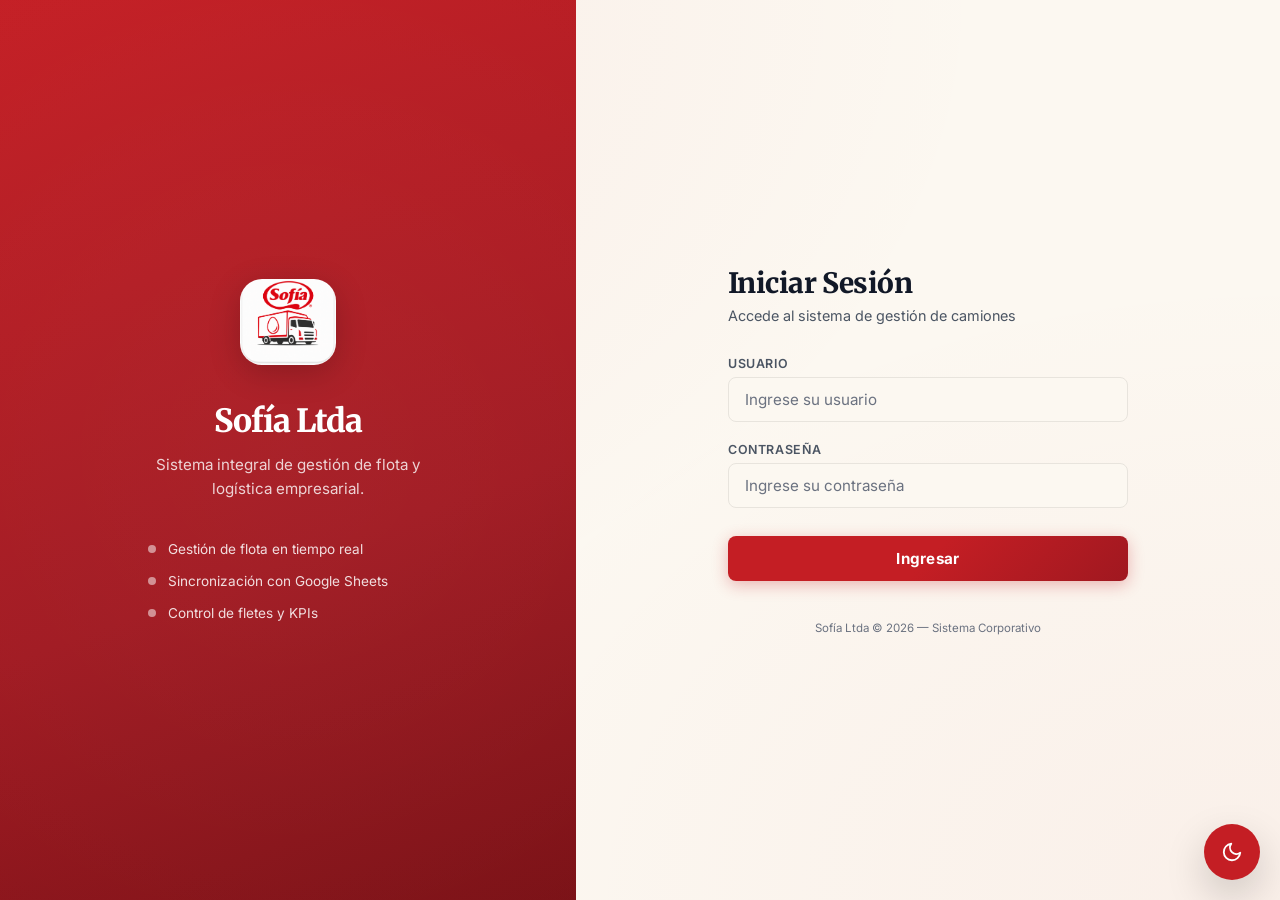
<file: static/camiones/login.html>
<!DOCTYPE html>
<html lang="es">
<head>
    <meta charset="UTF-8">
    <meta name="viewport" content="width=device-width, initial-scale=1.0">
    <title>Iniciar Sesión - Camiones | Sofía Ltda</title>
    <link rel="manifest" href="/manifest.json">
    <meta name="description" content="Acceso al sistema de gestión de camiones — Sofía Ltda Bolivia">
    <link rel="icon" type="image/png" href="/static/icons/favicon.png">
    <link rel="apple-touch-icon" sizes="180x180" href="/static/icons/logo-180.png">
    <link rel="apple-touch-icon" sizes="152x152" href="/static/icons/logo-152.png">
    <link rel="apple-touch-icon" sizes="192x192" href="/static/icons/logo-192.png">
    <link rel="apple-touch-icon" sizes="512x512" href="/static/icons/logo-512.png">
    <meta name="apple-mobile-web-app-capable" content="yes">
    <meta name="apple-mobile-web-app-status-bar-style" content="black-translucent">
    <meta name="apple-mobile-web-app-title" content="Sofía Ltda">
    <meta name="mobile-web-app-capable" content="yes">
    <link rel="mask-icon" href="/static/icons/logo.svg" color="#d81a1b">
    <meta name="format-detection" content="telephone=no">
    <link rel="preconnect" href="https://fonts.googleapis.com">
    <link rel="preconnect" href="https://fonts.gstatic.com" crossorigin>
    <link href="https://fonts.googleapis.com/css2?family=Inter:wght@400;500;600;700&family=Outfit:wght@600;700;800&family=Merriweather:wght@400;700;900&display=swap" rel="stylesheet">

    <style>
        /* ═══════════════════════════════════════════════════════════════
           🎨 DESIGN SYSTEM — Sofía Ltda (Login Page)
           ═══════════════════════════════════════════════════════════════
           Para cambiar la paleta de colores, modifica SOLO estas variables.
           ═══════════════════════════════════════════════════════════════ */
        :root {
            /* ── Paleta Primaria (Rojo Sofía) ─────────────────────────── */
            --primary: #C41E24;
            --primary-hover: #A01820;
            --primary-light: #FEF2F2;
            --primary-glow: rgba(196, 30, 36, 0.15);

            /* ── Paleta Neutra ────────────────────────────────────────── */
            --bg: #FFFFFF;
            --surface: #FFFFFF;
            --border: #E5E7EB;
            --ink: #111827;
            --ink2: #4B5563;
            --ink3: #6B7280;

            /* ── Estados ──────────────────────────────────────────────── */
            --danger: #B91C1C;
            --danger-bg: #FEF2F2;

            /* ── Tipografía ───────────────────────────────────────────── */
            --title: 'Outfit', sans-serif;
            --body: 'Inter', sans-serif;

            /* ── Bordes y Sombras ─────────────────────────────────────── */
            --r-lg: 16px;
            --r-md: 10px;
            --r-sm: 8px;
            --s-lg: 0 8px 40px rgba(0, 0, 0, 0.06), 0 2px 8px rgba(0, 0, 0, 0.03);
            --ring-primary: 0 0 0 3px rgba(196, 30, 36, 0.12);
            --transition: all 0.25s cubic-bezier(0.4, 0, 0.2, 1);
        }

        /* ── Reset ────────────────────────────────────────────────────── */
        * { margin: 0; padding: 0; box-sizing: border-box; -webkit-tap-highlight-color: transparent; }
        button, a, input { touch-action: manipulation; }

        :focus-visible {
            outline: 2px solid var(--primary);
            outline-offset: 2px;
            border-radius: var(--r-sm);
        }

        /* ── Body — Layout Dividido ────────────────────────────────────── */
        body {
            font-family: var(--body);
            min-height: 100vh;
            display: flex;
            background: var(--bg);
        }

        /* ── Panel Izquierdo — Branding ────────────────────────────────── */
        .brand-panel {
            display: none;
            flex-direction: column;
            justify-content: center;
            align-items: center;
            width: 45%;
            min-height: 100vh;
            background: linear-gradient(160deg, var(--primary) 0%, var(--primary-hover) 60%, #7A1015 100%);
            color: #FFFFFF;
            padding: 3rem;
            position: relative;
            overflow: hidden;
        }

        .brand-panel::before {
            content: '';
            position: absolute;
            top: -50%;
            left: -50%;
            width: 200%;
            height: 200%;
            background: radial-gradient(circle, rgba(255,255,255,0.04) 0%, transparent 70%);
            animation: float-bg 20s ease-in-out infinite;
        }

        @keyframes float-bg {
            0%, 100% { transform: translate(0, 0); }
            50% { transform: translate(5%, 3%); }
        }

        .brand-panel .brand-content {
            position: relative;
            z-index: 1;
            text-align: center;
        }

        .brand-panel .brand-logo {
            width: 96px;
            height: 86px;
            border-radius: 22px;
            box-shadow: 0 8px 32px rgba(0, 0, 0, 0.2);
            margin-bottom: 2rem;
        }

        .brand-panel h2 {
            font-family: var(--title);
            font-size: 2rem;
            font-weight: 800;
            letter-spacing: -0.03em;
            margin-bottom: 0.75rem;
        }

        .brand-panel p {
            font-size: 0.95rem;
            opacity: 0.8;
            line-height: 1.6;
            max-width: 280px;
        }

        .brand-panel .brand-features {
            margin-top: 2.5rem;
            display: flex;
            flex-direction: column;
            gap: 1rem;
            align-items: flex-start;
        }

        .brand-panel .feature-item {
            display: flex;
            align-items: center;
            gap: 0.75rem;
            font-size: 0.85rem;
            opacity: 0.85;
        }

        .brand-panel .feature-dot {
            width: 8px;
            height: 8px;
            border-radius: 50%;
            background: rgba(255,255,255,0.6);
            flex-shrink: 0;
        }

        /* ── Panel Derecho — Formulario ────────────────────────────────── */
        .form-panel {
            flex: 1;
            display: flex;
            align-items: center;
            justify-content: center;
            padding: 2rem;
            background-color: var(--bg);
            background-image:
                radial-gradient(ellipse at 0% 0%, rgba(196, 30, 36, 0.06) 0%, transparent 55%),
                radial-gradient(ellipse at 100% 100%, rgba(196, 30, 36, 0.04) 0%, transparent 50%);
            background-attachment: fixed;
        }

        .login-box {
            width: 400px;
            max-width: 100%;
        }

        .login-box .logo-mobile {
            display: flex;
            align-items: center;
            justify-content: center;
            gap: 0.75rem;
            margin-bottom: 2rem;
        }

        .login-box .logo-mobile img {
            width: 52px;
            height: 47px;
            border-radius: 13px;
            box-shadow: 0 4px 16px rgba(196, 30, 36, 0.2);
        }

        .login-box .logo-mobile span {
            font-family: var(--title);
            font-size: 1.1rem;
            font-weight: 700;
            color: var(--primary);
        }

        .login-box h1 {
            font-family: var(--title);
            font-size: 1.75rem;
            font-weight: 800;
            color: var(--ink);
            margin-bottom: 0.35rem;
            letter-spacing: -0.02em;
        }

        .login-box p.sub {
            font-size: 0.9rem;
            color: var(--ink2);
            margin-bottom: 2rem;
        }

        /* ── Form Labels ─────────────────────────────────────────────── */
        .login-box .form-group {
            margin-bottom: 1.25rem;
        }

        .login-box label {
            display: block;
            font-size: 0.78rem;
            font-weight: 600;
            color: var(--ink2);
            margin-bottom: 0.4rem;
            text-transform: uppercase;
            letter-spacing: 0.05em;
        }

        /* ── Inputs ──────────────────────────────────────────────────── */
        .login-box input {
            width: 100%;
            padding: 0.75rem 1rem;
            border: 1.5px solid var(--border);
            border-radius: var(--r-sm);
            font-size: 0.95rem;
            font-family: var(--body);
            color: var(--ink);
            outline: none;
            transition: var(--transition);
            background: var(--bg);
        }

        .login-box input::placeholder {
            color: var(--ink3);
        }

        .login-box input:focus {
            border-color: var(--primary);
            box-shadow: var(--ring-primary);
        }

        /* ── Botón Submit ────────────────────────────────────────────── */
        .login-box button {
            width: 100%;
            padding: 0.8rem;
            background: linear-gradient(135deg, #C41E24 0%, var(--primary) 50%, var(--primary-hover) 100%);
            color: #FFFFFF;
            border: none;
            border-radius: var(--r-sm);
            font-size: 0.95rem;
            font-weight: 700;
            font-family: var(--body);
            cursor: pointer;
            transition: var(--transition);
            letter-spacing: 0.02em;
            box-shadow: 0 4px 16px rgba(196, 30, 36, 0.3);
            margin-top: 0.5rem;
        }

        .login-box button:hover {
            background: linear-gradient(135deg, var(--primary-hover) 0%, #7A1015 100%);
            box-shadow: 0 6px 24px rgba(196, 30, 36, 0.35);
            transform: translateY(-1px);
        }

        .login-box button:active {
            transform: translateY(0);
        }

        /* ── Mensajes de Estado ───────────────────────────────────────── */
        .login-box .error {
            color: var(--danger);
            font-size: 0.82rem;
            text-align: center;
            margin-top: 1rem;
            padding: 0.6rem;
            background: var(--danger-bg);
            border-radius: var(--r-sm);
            display: none;
            font-weight: 500;
        }

        .login-box .error.show {
            display: block;
        }

        .login-box .loading {
            display: none;
            text-align: center;
            margin-top: 1rem;
            font-size: 0.82rem;
            color: var(--ink2);
            font-weight: 500;
        }

        .login-box .loading.show {
            display: block;
        }

        /* ── Footer ──────────────────────────────────────────────────── */
        .login-footer {
            margin-top: 2.5rem;
            text-align: center;
            font-size: 0.72rem;
            color: var(--ink3);
        }

        /* ── Responsive — Panel visible en desktop ────────────────────── */
        @media (min-width: 900px) {
            .brand-panel {
                display: flex;
            }
            .login-box .logo-mobile {
                display: none;
            }
        }

        @media (max-width: 480px) {
            .login-box h1 {
                font-size: 1.4rem;
            }
            .form-panel {
                padding: 1.5rem;
            }
        }

        @media (prefers-reduced-motion: reduce) {
            *, *::before, *::after { animation: none !important; transition: none !important; }
        }
    </style>
<script>
        try { if (localStorage.getItem('sofia_theme') === 'dark' || (!localStorage.getItem('sofia_theme') && matchMedia('(prefers-color-scheme: dark)').matches)) document.documentElement.classList.add('dark'); } catch (e) {}
    </script>
    <link rel="stylesheet" href="/static/design.css?v=13">
    <script src="/static/theme.js" defer></script>
</head>
<body>
    <!-- Panel Izquierdo — Branding (visible en desktop) -->
    <div class="brand-panel">
        <div class="brand-content">
            <img src="/static/icons/camion-sofia.png" alt="Sofía Ltda" class="brand-logo">
            <h2>Sofía Ltda</h2>
            <p>Sistema integral de gestión de flota y logística empresarial.</p>
            <div class="brand-features">
                <div class="feature-item">
                    <div class="feature-dot"></div>
                    <span>Gestión de flota en tiempo real</span>
                </div>
                <div class="feature-item">
                    <div class="feature-dot"></div>
                    <span>Sincronización con Google Sheets</span>
                </div>
                <div class="feature-item">
                    <div class="feature-dot"></div>
                    <span>Control de fletes y KPIs</span>
                </div>
            </div>
        </div>
    </div>

    <!-- Panel Derecho — Formulario -->
    <div class="form-panel">
        <div class="login-box">
            <!-- Logo visible solo en mobile -->
            <div class="logo-mobile">
                <img src="/static/icons/camion-sofia.png" alt="Sofía Ltda">
                <span>Sofía Ltda</span>
            </div>

            <h1>Iniciar Sesión</h1>
            <p class="sub">Accede al sistema de gestión de camiones</p>

            <form id="loginForm">
                <div class="form-group">
                    <label for="username">Usuario</label>
                    <input type="text" id="username" placeholder="Ingrese su usuario" autocomplete="off" required>
                </div>
                <div class="form-group">
                    <label for="password">Contraseña</label>
                    <input type="password" id="password" placeholder="Ingrese su contraseña" required>
                </div>
                <button type="submit">Ingresar</button>
            </form>

            <div class="error" id="errorMsg" role="alert">Credenciales inválidas</div>
            <div class="loading" id="loadingMsg">Verificando...</div>

            <div class="login-footer">
                Sofía Ltda &copy; 2026 — Sistema Corporativo
            </div>
        </div>
    </div>

    <script>
        const token = localStorage.getItem('auth_token');
        if (token) {
            fetch('/api/check-auth?token=' + encodeURIComponent(token))
                .then(r => r.json())
                .then(d => { if (d.success) window.location.href = '/camiones'; })
                .catch(() => {});
        }

        document.getElementById('loginForm').addEventListener('submit', async (e) => {
            e.preventDefault();
            const err = document.getElementById('errorMsg');
            const load = document.getElementById('loadingMsg');
            err.classList.remove('show');
            load.classList.add('show');

            try {
                const res = await fetch('/api/login', {
                    method: 'POST',
                    headers: {'Content-Type': 'application/json'},
                    body: JSON.stringify({
                        username: document.getElementById('username').value,
                        password: document.getElementById('password').value,
                    })
                });
                const data = await res.json();
                if (data.success) {
                    localStorage.setItem('auth_token', data.token);
                    localStorage.setItem('auth_user', data.username);
                    if (data.display_name) localStorage.setItem('auth_display_name', data.display_name);
                    window.location.href = '/camiones';
                } else {
                    err.textContent = 'Usuario o contraseña incorrectos';
                    err.classList.add('show');
                }
            } catch(e) {
                err.textContent = 'Error de conexión: ' + e.message;
                err.classList.add('show');
            } finally {
                load.classList.remove('show');
            }
        });
    </script>
</body>
</html>
</file>
<file: static/design.css>
/* ============================================================
   DESIGN OVERRIDE — Sistema de Diseño "Gaceta Municipal" (Next.js 16 + Tailwind v4)
   Portado a CSS plano. Colores ADAPTADOS a la identidad de la app (rojo Sofía Ltda).
   Versión SEGURA: solo tokens/estilos globales (no toca clases de componentes).
   La fuente Merriweather se carga desde el <head> de cada página.
   ============================================================ */

/* ─── 1. Paleta de color institucional (adaptada: naranja → rojo) ─── */
:root {
    /* tokens del MD §3 (claros) */
    --background: #FCF8F3;            /* crema cálido           */
    --foreground: #132029;            /* casi negro azulado     */
    --card: #FFFDFB;                  /* tarjetas               */
    --popover: #FFFDFB;               /* popovers / menús       */
    --secondary: #F9F5F1;             /* fondo secundario       */
    --muted: #F9F5F1;                 /* elementos suavizados   */
    --muted-foreground: #585F64;      /* texto gris             */
    --accent: #F6F1EC;                /* hover acento           */
    --destructive: #E60016;           /* rojo de error/borrado  */
    --border: #E9E3DC;                /* bordes cálidos         */
    --input: #E9E3DC;                 /* inputs                 */
    --ring: #C41E24;                  /* anillo de foco (rojo)  */
    --chart-1: #C41E24;
    --chart-2: #00978A;
    --chart-3: #005961;
    --chart-4: #E2BA00;
    --chart-5: #FF7D5A;

    /* aliases usados por la app (lo demás lo define cada página) */
    --bg: var(--background);
    --surface: var(--card);
    --success: #16a34a;
    --success-bg: rgba(22,163,74,0.10);
    --warning: #B45309;
    --warning-bg: rgba(180,83,9,0.10);
    --danger: #dc2626;
    --danger-bg: rgba(220,38,38,0.08);

    --s-xs: 0 1px 3px rgba(35,21,18,0.04);
    --s-sm: 0 2px 10px rgba(35,21,18,0.05), 0 1px 2px rgba(35,21,18,0.03);
    --s-md: 0 8px 24px rgba(35,21,18,0.08);
    --s-lg: 0 14px 44px rgba(35,21,18,0.12);
    --s-primary: 0 8px 30px rgba(196,30,36,0.16);
}

/* Fallbacks oklch() para navegadores modernos (MD §3) */
@supports (color: oklch(0 0 0)) {
    :root {
        --background: oklch(0.98 0.01 80);
        --foreground: oklch(0.2 0.03 250);
        --card: oklch(1 0 0);
        --ring: oklch(0.52 0.22 28);
        --muted-foreground: oklch(0.5 0.01 80);
        --border: oklch(0.92 0.01 80);
    }
}

/* ─── 2. Modo oscuro (`.dark` en <html>, MD §2) ─── */
.dark {
    --background: #100B08;
    --foreground: #EEEBE5;
    --card: #1E1712;
    --primary: #F23B4D;
    --primary-foreground: #FEFBFA;
    --muted: #1E1814;
    --muted-foreground: #9E978F;
    --border: #3A2F28;
    --ring: #F23B4D;
}

/* ─── 5. Tipografía (MD §5): serif institucional + sans para UI ─── */
:root {
    --font-sans: 'Inter', system-ui, sans-serif;
    --font-serif: 'Merriweather', Georgia, serif;
    --title: var(--font-serif);       /* titulares institucionales */
    --body: var(--font-sans);         /* interfaz / cuerpo         */
}

/* Títulos institucionales en serif; números en sans tabular */
.page-title h1, .page-title h2,
.modal-title,
h1, h2, h3,
.mod-card h3, .mod-name, .cell-name,
.hero-card h2, .login-title {
    font-family: var(--font-serif);
    font-weight: 700;
    letter-spacing: -0.01em;
}
.kpi-num {
    font-family: var(--font-sans);
    font-variant-numeric: tabular-nums;
    letter-spacing: -0.02em;
}

/* ============================================================
   9. Fondo, texturas y scrollbar (MD §9)
   ============================================================ */
body {
    background-color: var(--background);
    background-image:
        radial-gradient(ellipse 120% 55% at 50% -12%, rgba(252,248,243,.5), transparent 60%),
        radial-gradient(ellipse at 0% 0%, rgba(196,30,36,0.05) 0%, transparent 55%),
        radial-gradient(ellipse at 100% 0%, rgba(196,30,36,0.04) 0%, transparent 50%);
    background-attachment: fixed;
    color: var(--foreground);
}
.dark body { background-image: radial-gradient(ellipse 120% 55% at 50% -12%, rgba(38,33,28,.7), transparent 60%); }

::selection { background: rgba(196,30,36,0.14); color: var(--primary-dark, #7A1015); }

::-webkit-scrollbar { width: 8px; height: 8px; }
::-webkit-scrollbar-track { background: transparent; }
::-webkit-scrollbar-thumb { background: rgba(196,30,36,.25); border-radius: 999px; }
::-webkit-scrollbar-thumb:hover { background: rgba(196,30,36,.5); }

/* Anillo de foco tipo "ring" (MD §7) */
:focus-visible {
    outline: 2px solid var(--ring);
    outline-offset: 2px;
    border-radius: var(--r-md, 10px);
}

/* ============================================================
   8. PATRONES DECORATIVOS (CÓDIGO EXACTO adaptado) 
   ============================================================ */

/* Fondo de puntos cálidos (light) / blancos (dark) */
.bg-pattern-dots {
  background-image: radial-gradient(rgba(90, 55, 30, 0.13) 1.2px, transparent 1.2px);
  background-size: 22px 22px;
}
.dark .bg-pattern-dots {
  background-image: radial-gradient(rgba(255, 255, 255, 0.07) 1.2px, transparent 1.2px);
}

/* Rejilla rojo-sutil (naranja institucional → rojo de la app) */
.bg-pattern-grid {
  background-image:
    linear-gradient(rgba(196, 30, 36, 0.06) 1px, transparent 1px),
    linear-gradient(90deg, rgba(196, 30, 36, 0.06) 1px, transparent 1px);
  background-size: 40px 40px;
}
.dark .bg-pattern-grid {
  background-image:
    linear-gradient(rgba(240, 80, 80, 0.08) 1px, transparent 1px),
    linear-gradient(90deg, rgba(240, 80, 80, 0.08) 1px, transparent 1px);
}

/* LIQUID GLASS — efecto Glass "Náutico" / espejo cálido */
.liquid-glass {
  background: linear-gradient(145deg, rgba(255, 252, 249, 0.85) 0%, rgba(245, 235, 225, 0.60) 100%);
  backdrop-filter: blur(14px) saturate(1.2);
  -webkit-backdrop-filter: blur(14px) saturate(1.2);
  border: 1px solid rgba(255, 255, 255, 0.6);
  box-shadow:
    inset 0 1px 0 rgba(255, 255, 255, 0.9),
    0 4px 16px rgba(0, 0, 0, 0.04);
}
.dark .liquid-glass {
  background: linear-gradient(145deg, rgba(30, 23, 18, 0.85) 0%, rgba(16, 11, 8, 0.70) 100%);
  border: 1px solid rgba(255, 255, 255, 0.06);
  box-shadow: inset 0 1px 0 rgba(255, 255, 255, 0.04);
}

/* Header translúcido */
.glass-header {
  background: rgba(252, 248, 243, 0.92);
  backdrop-filter: blur(50px);
  -webkit-backdrop-filter: blur(50px);
  border-bottom: 1px solid rgba(0, 0, 0, 0.04);
}
.dark .glass-header {
  background: rgba(16, 11, 8, 0.92);
  border-bottom: 1px solid rgba(255, 255, 255, 0.04);
}

/* Tarjeta glass */
.glass-card {
  background: rgba(255, 253, 251, 0.95);
  backdrop-filter: blur(8px);
  -webkit-backdrop-filter: blur(8px);
  border: 1px solid rgba(233, 229, 225, 0.6);
}
.dark .glass-card {
  background: rgba(30, 23, 18, 0.95);
  border: 1px solid rgba(47, 39, 33, 0.6);
}

/* ── Cabezal acceso rápido ── */
.heading-kicker {
  display: inline-block; font-size: 0.75rem; font-weight: 600;
  text-transform: uppercase; letter-spacing: 0.1em; color: var(--ring);
}
.section-heading-line {
  height: 0.25rem; width: 4rem; border-radius: 999px;
  background: linear-gradient(90deg, var(--ring), #E2BA00);
}
.card-hover { transition: all 300ms ease; }
.card-hover:hover {
  box-shadow: 0 10px 15px -3px rgba(196,30,36,.15);
  border-color: rgba(196,30,36,.30);
}

/* Aplicación segura del vidrio (sin tocar lógica) */
.login-card, .modal-card { backdrop-filter: blur(14px) saturate(1.2); -webkit-backdrop-filter: blur(14px) saturate(1.2); }
.login-card { background: rgba(255,253,251,0.9); }

/* ── Header GLASS corporativo — rojo vivo + blur + filo de cristal ──
   80% de opacidad (rojo institucional domina, no se lava de blanco),
   blur 20px + saturate para difuminar lo que pasa por detrás,
   sheen mínimo en la esquina + filo interior de luz (canto del vidrio). */
/* ── Header GLASS corporativo ──────────────────────────────────
   FALLBACK por defecto (navegadores SIN backdrop-filter):
   rojo sólido limpio + sheen → nunca se ve translúcido sin blur.
   Si el navegador SOPORTA backdrop-filter (@supports): rojo
   traslúcido 0.62 + blur 22px + saturate → efecto vidrio real.
   ─────────────────────────────────────────────────────────────── */
header, .top-bar {
  background:
    linear-gradient(135deg, rgba(255,255,255,0.10), rgba(255,255,255,0) 40%),
    linear-gradient(135deg, #C41E24 0%, #A01820 55%, #7A1015 100%) !important;
  border-bottom: 1px solid rgba(255,255,255,0.14);
  box-shadow:
    inset 0 1px 0 rgba(255,255,255,0.18),
    0 8px 28px -10px rgba(35,21,18,0.4);
}
@supports (-webkit-backdrop-filter: blur(1px)) or (backdrop-filter: blur(1px)) {
  header, .top-bar {
    background:
      linear-gradient(135deg, rgba(255,255,255,0.08), rgba(255,255,255,0) 38%),
      linear-gradient(135deg, rgba(196,30,36,0.62) 0%, rgba(160,24,32,0.62) 55%, rgba(122,16,48,0.62) 100%) !important;
    backdrop-filter: blur(22px) saturate(1.8);
    -webkit-backdrop-filter: blur(22px) saturate(1.8);
  }
}

/* ── Portada: el header era claro → sobre vidrio rojo el texto debe ser blanco ── */
.top-bar .brand-name { color: #FFFFFF; }
.top-bar .brand-name span { color: rgba(255,255,255,0.85); }
.top-bar .live-badge {
  background: rgba(255,255,255,0.14);
  border-color: rgba(255,255,255,0.22);
  color: #FFFFFF;
}
.top-bar .live-badge .live-dot { background: #4ADE80; box-shadow: 0 0 6px #4ADE80; }

/* ── Logo limpio sobre el vidrio: sin chip rojo, solo un halo sutil ── */
.brand-icon {
  background: rgba(255,255,255,0.12) !important;
  box-shadow: none !important;
  border: 1px solid rgba(255,255,255,0.18);
}
.brand-icon img { border-radius: 10px; }

/* Variante CLARA del MD (glass-header crema) — descomenta si preferís:
header, .top-bar { background: rgba(252,248,243,0.6) !important; backdrop-filter: blur(22px) saturate(1.2); color: var(--foreground); }
header .logo-text h1, header h1, .top-bar h1 { color: var(--foreground) !important; }
*/

/* ═══════════════════════════════════════════════════════════════════
   MODO OSCURO — paleta corporativa (marrón cálido + rojo vivo)
   Acorde a la app: NUNCA negro puro. Se activa con .dark en <html>.
   ═══════════════════════════════════════════════════════════════════ */
html.dark { color-scheme: dark; }

html.dark body {
  --background: #100C0A;
  --foreground: #EDE6DF;
  --card: #1B1411;
  --surface: #1B1411;
  --bg: #100C0A;
  --popover: #221915;
  --secondary: #201712;
  --muted: #1C1510;
  --muted-foreground: #9A9087;
  --accent: #261C16;
  --border: #332822;
  --border-hover: #4A3B31;
  --input: #332822;
  --ink: #F1EAE3;
  --ink2: #B3ABA2;
  --ink3: #847A70;
  --primary: #FF4D5D;
  --primary-hover: #FF3B4E;
  --primary-dark: #C8102E;
  --primary-light: rgba(255,77,93,0.14);
  --primary-soft: rgba(255,77,93,0.10);
  --primary-glow: 0 0 0 3px rgba(255,77,93,0.18);
  --ring: #FF4D5D;
  --success: #3ECF8E;
  --success-bg: rgba(62,207,142,0.12);
  --warning: #F0A25C;
  --warning-bg: rgba(240,162,92,0.12);
  --danger: #FF6B6B;
  --danger-bg: rgba(255,107,107,0.12);
  --s-xs: 0 1px 3px rgba(0,0,0,0.35);
  --s-sm: 0 2px 10px rgba(0,0,0,0.35);
  --s-md: 0 8px 24px rgba(0,0,0,0.45);
  --s-lg: 0 14px 44px rgba(0,0,0,0.55);
  --s-primary: 0 8px 30px rgba(255,77,93,0.25);
  background-color: #100C0A;
  background-image:
    radial-gradient(ellipse 120% 55% at 50% -12%, rgba(40,28,20,.8), transparent 60%),
    radial-gradient(ellipse at 0% 0%, rgba(255,77,93,0.07) 0%, transparent 55%),
    radial-gradient(ellipse at 100% 0%, rgba(255,77,93,0.05) 0%, transparent 50%),
    radial-gradient(ellipse at 50% 105%, rgba(200,16,46,0.10) 0%, transparent 60%);
  color: #EDE6DF;
}

/* ── Sombras y superficies internas ── */
html.dark .control-panel, html.dark .tbl-wrap, html.dark .kpi-card, html.dark .mod-card,
html.dark .stat-card, html.dark .flota-mini-card, html.dark .table-container, html.dark .audit-panel,
html.dark .actions-panel, html.dark .modal-card, html.dark .toast, html.dark .login-card {
  background: #1B1411;
  border-color: #332822;
  box-shadow: 0 8px 24px rgba(0,0,0,0.45);
}
html.dark .modal-footer { background: rgba(20,14,11,0.8); border-color: #332822; }
html.dark .modal-overlay { background: rgba(0,0,0,0.65); }

/* ── Header glass en oscuro ── */
html.dark header, html.dark .top-bar {
  background:
    linear-gradient(135deg, rgba(255,255,255,0.06), rgba(255,255,255,0) 38%),
    linear-gradient(135deg, rgba(200,16,46,0.72) 0%, rgba(160,24,32,0.72) 55%, rgba(122,16,48,0.72) 100%) !important;
  border-bottom-color: rgba(255,255,255,0.08);
}

/* ── Tablas ── */
html.dark thead, html.dark .tbl th, html.dark .table-scroll thead th {
  background: linear-gradient(180deg, #261912, #201510) !important;
  color: #FF8B94 !important;
  border-bottom-color: rgba(255,77,93,0.25);
}
html.dark tbody tr:nth-child(even), html.dark .tbl tr:nth-child(even) { background: rgba(255,255,255,0.02); }
html.dark tbody tr:hover td, html.dark .tbl tr:hover td { background: rgba(255,77,93,0.08); }
html.dark td { color: #EDE6DF; }
html.dark .placa-badge { background: rgba(255,77,93,0.14); border-color: rgba(255,77,93,0.3); color: #FF8B94; }

/* ── Inputs / selects (incluye el date picker nativo vía color-scheme) ── */
html.dark .search-input, html.dark .select-filter, html.dark .form-input, html.dark .field-input,
html.dark .in, html.dark .if, html.dark .im, html.dark .add-form input {
  background: #1B1411;
  border-color: #332822;
  color: #EDE6DF;
}
html.dark .search-input:focus, html.dark .select-filter:focus, html.dark .form-input:focus,
html.dark .field-input:focus, html.dark .in:focus, html.dark .if:focus, html.dark .im:focus {
  background: #221915;
  border-color: #FF4D5D;
  box-shadow: 0 0 0 3px rgba(255,77,93,0.18);
}
html.dark .search-input::placeholder, html.dark .form-input::placeholder { color: #847A70; }

/* ── Chips / badges (fondo translúcido + texto vivo, alto contraste) ── */
html.dark .val-chip.blue, html.dark .sync-badge.sincronizado { background: rgba(96,165,250,0.14); color: #9CC4FF; border-color: rgba(96,165,250,0.25); }
html.dark .val-chip.amber, html.dark .sync-badge.pendiente { background: rgba(240,162,92,0.14); color: #F5BE85; border-color: rgba(240,162,92,0.25); }
html.dark .val-chip.green { background: rgba(62,207,142,0.14); color: #7DE4B5; }
html.dark .val-chip.red, html.dark .sync-badge.error { background: rgba(255,107,107,0.14); color: #FF9A9A; border-color: rgba(255,107,107,0.25); }
html.dark .val-chip.flete-chip { background: rgba(62,207,142,0.18); color: #7DE4B5; }
html.dark .val-chip.metodo-chip { background: #221915; color: #EDE6DF; border-color: #332822; }
html.dark .audit-item { background: #16100D; border-color: #332822; }
html.dark .audit-badge.pendiente { background: rgba(240,162,92,0.14); color: #F5BE85; }
html.dark .audit-badge.exito { background: rgba(62,207,142,0.14); color: #7DE4B5; }
html.dark .audit-badge.fallido { background: rgba(255,107,107,0.14); color: #FF9A9A; }

/* ── KPIs (iconos pastel → oscuros con acento de color) ── */
html.dark .kpi-icon.red, html.dark .stat-icon, html.dark .flota-mini-icon { background: linear-gradient(135deg, #33171B, #231013); }
html.dark .kpi-icon.red { color: #FF6B7A; }
html.dark .kpi-icon.blue { background: linear-gradient(135deg, #14233A, #0E1A2B); color: #6FA8FF; }
html.dark .kpi-icon.green { background: linear-gradient(135deg, #0F2B20, #0B2119); color: #4FD79B; }
html.dark .kpi-icon.orange { background: linear-gradient(135deg, #2E2413, #231B0E); color: #F5BE85; }
html.dark .kpi-lbl, html.dark .stat-info p { color: #B3ABA2; }
html.dark .kpi-num, html.dark .stat-info .value, html.dark .flota-mini-info .number { color: #F1EAE3; }

/* ── Texto genérico / placeholders ── */
html.dark .page-title p, html.dark .mod-tag, html.dark .cell-val, html.dark .search-wrapper i { color: #B3ABA2; }
html.dark .section-label, html.dark .cell-name, html.dark h3, html.dark .confirm-text { color: #EDE6DF; }
html.dark .hero-card { box-shadow: 0 14px 44px rgba(0,0,0,0.5); }

/* ── Portada (estados "próximamente", módulos apagados) ── */
html.dark .mod-status.soon { background: #221915; color: #847A70; border-color: #332822; }
html.dark .mod-card.off .mod-icon { background: #221915; color: #847A70; }
html.dark .mod-card .mod-desc { color: #B3ABA2; }

/* ── Bottom nav móvil (camiones) ── */
html.dark .mobile-bottom-nav { background: linear-gradient(180deg, rgba(27,20,17,0.98), #1B1411); border-top-color: #332822; }
html.dark .mobile-bottom-nav .mobile-tab-btn { color: #B3ABA2; }
html.dark .mobile-bottom-nav .mobile-tab-btn.active { color: #FF6B7A; }

/* ── Botones secundarios ── */
html.dark .btn-white, html.dark .btn-secondary, html.dark .btn-outline {
  background: #221915; color: #EDE6DF; border-color: #332822; box-shadow: none;
}
html.dark .btn-white:hover, html.dark .btn-secondary:hover, html.dark .btn-outline:hover {
  background: rgba(255,77,93,0.12); color: #FF6B7A; border-color: rgba(255,77,93,0.3);
}
html.dark .login-logo, html.dark .brand-icon { border-color: rgba(255,255,255,0.12); }

/* ============================================================
   BOTÓN DE TEMA (FAB) + EFECTO AURA
   ============================================================ */
#themeFab {
  position: fixed;
  right: 1.25rem;
  bottom: 1.25rem;
  z-index: 9500;
  width: 48px;
  height: 48px;
  border-radius: 50%;
  display: flex;
  align-items: center;
  justify-content: center;
  cursor: pointer;
  touch-action: manipulation;
  border: 1px solid rgba(255,255,255,0.25);
  color: #fff;
  background: linear-gradient(135deg, rgba(200,16,46,0.92), rgba(122,16,48,0.92));
  box-shadow: inset 0 1px 0 rgba(255,255,255,0.25), 0 8px 24px -6px rgba(35,21,18,0.5);
  backdrop-filter: blur(10px);
  -webkit-backdrop-filter: blur(10px);
  transition: transform 0.2s ease, box-shadow 0.2s ease;
}
#themeFab:active { transform: scale(0.92); }
#themeFab svg { width: 21px; height: 21px; pointer-events: none; }
#themeFab .fab-sun { display: none; }
html.dark #themeFab { background: linear-gradient(135deg, rgba(255,77,93,0.9), rgba(160,24,32,0.9)); }
html.dark #themeFab .fab-moon { display: none; }
html.dark #themeFab .fab-sun { display: block; }
@media (max-width: 768px) {
  #themeFab { bottom: 5.25rem; right: 0.9rem; width: 46px; height: 46px; }
}

/* Aura: círculo que se expande desde el punto del toque */
#themeAura {
  position: fixed;
  inset: 0;
  z-index: 9600;
  pointer-events: none;
  background: var(--aura-color, #F6EFE3);
  clip-path: circle(0px at var(--x, 50%) var(--y, 50%));
  opacity: 0;
  visibility: hidden;
  transition: clip-path 0.7s cubic-bezier(0.65, 0, 0.35, 1), opacity 0.3s ease;
  will-change: clip-path;
}
#themeAura.active {
  opacity: 1;
  visibility: visible;
  clip-path: circle(150vmax at var(--x, 50%) var(--y, 50%));
}
#themeAura.done { visibility: hidden; opacity: 0; transition: none; }
@media (prefers-reduced-motion: reduce) {
  #themeAura { display: none !important; }
  #themeFab { transition: none; }
}
</file>
